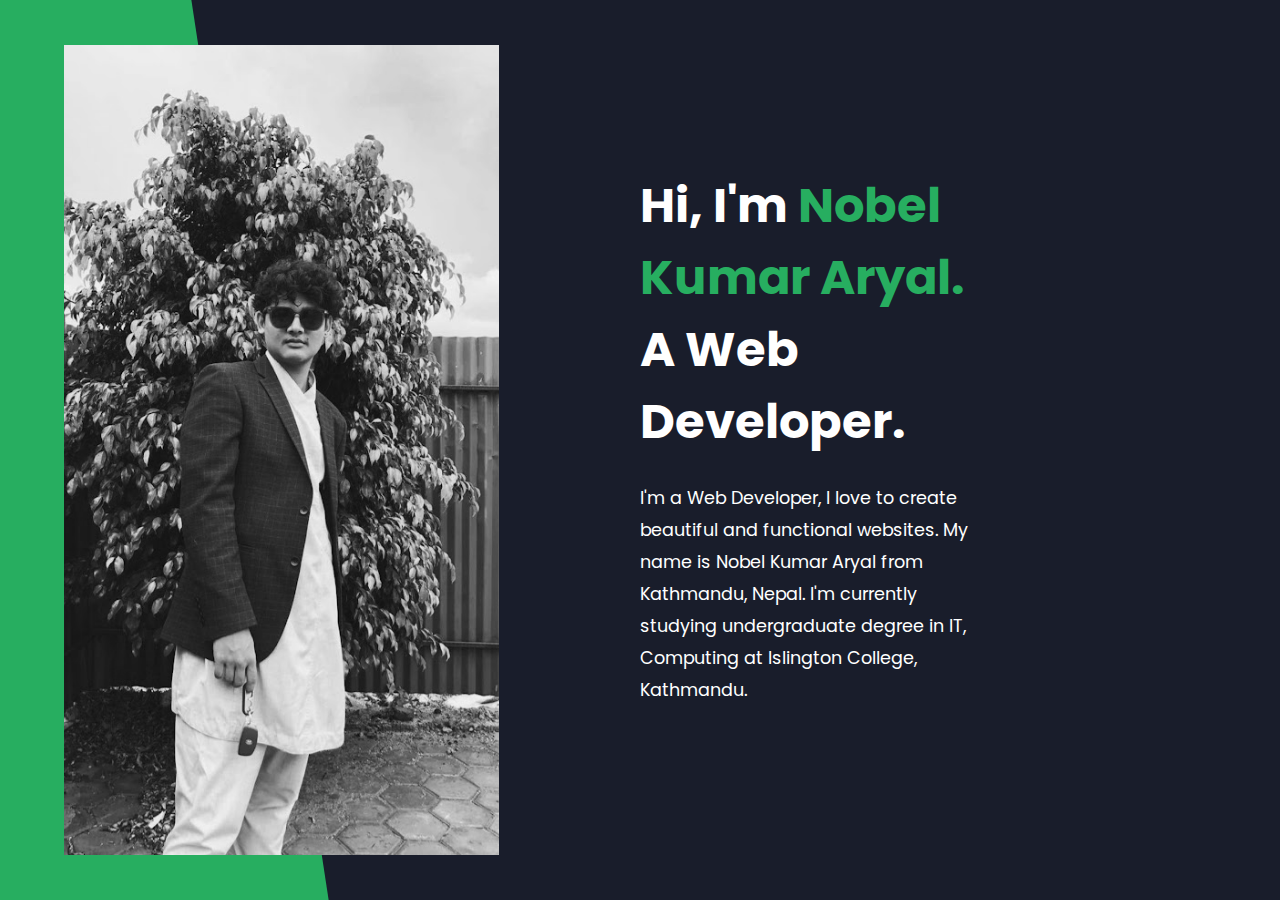
<file: Portfolio/JS_CSS_PortfolioProject-master copy/JS_CSS_PortfolioProject-master/index.html>
<!DOCTYPE html>
<html lang="en">
<head>
    <meta charset="UTF-8">
    <meta http-equiv="X-UA-Compatible" content="IE=edge">
    <meta name="viewport" content="width=device-width, initial-scale=1.0">
    <title>Portfolio</title>
    <link rel="stylesheet" href="styles/styles.css">
    <link rel="preconnect" href="https://fonts.googleapis.com">
    <link rel="preconnect" href="https://fonts.gstatic.com" crossorigin>
    <link rel="stylesheet" href="https://cdnjs.cloudflare.com/ajax/libs/font-awesome/5.15.4/css/all.min.css" integrity="sha512-1ycn6IcaQQ40/MKBW2W4Rhis/DbILU74C1vSrLJxCq57o941Ym01SwNsOMqvEBFlcgUa6xLiPY/NS5R+E6ztJQ==" crossorigin="anonymous" referrerpolicy="no-referrer" />
    <link href="https://fonts.googleapis.com/css2?family=Poppins:wght@400;500;600;700;800&display=swap" rel="stylesheet">
</head>
<body class="main-content">
    <header class="container header active" id="home">
        <div class="header-content">
            <div class="left-header">
                <div class="h-shape"></div>
                <div class="image">
                    <img src="nobel portfolio.JPG" alt="">
                </div>
            </div>
            <div class="right-header">
                <h1 class="name">
                    Hi, I'm <span>Nobel Kumar Aryal.</span>
                    A Web Developer.
                </h1>
                <p>
                    I'm a Web Developer, I love to create beautiful and functional websites.
                    My name is Nobel Kumar Aryal from Kathmandu, Nepal. I'm currently studying undergraduate degree in IT, Computing at Islington College, Kathmandu.
                </p>
            </div>
        </div>
    </header>
</body>
</html>
</file>
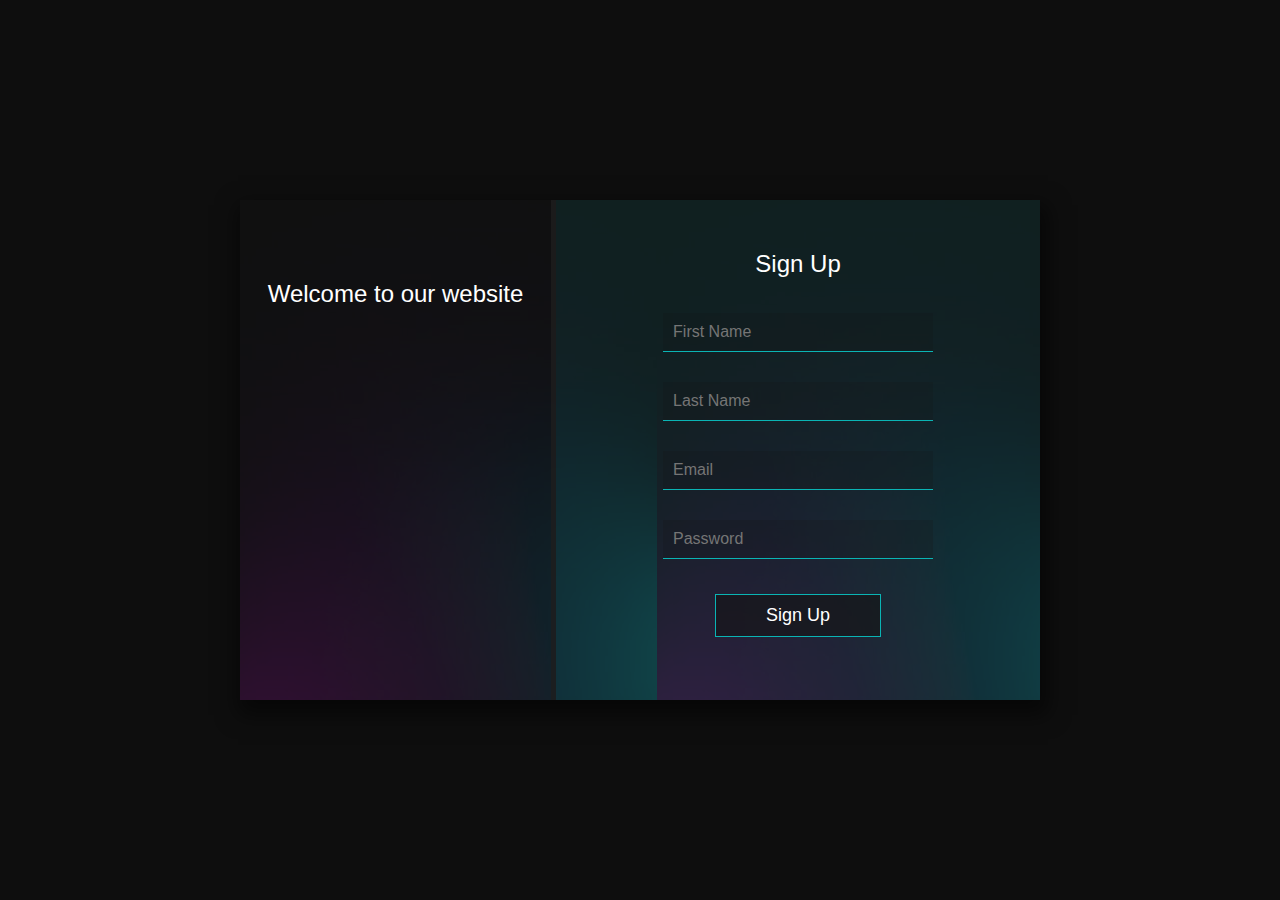
<file: Html/form.html>
<!DOCTYPE html>
<html lang="en">
<head>
    <meta charset="UTF-8">
    <meta name="viewport" content="width=device-width, initial-scale=1.0">
    <title>Document</title>
    <link rel="stylesheet" href="../CSS/form.css">
</head>
<body>

    <div class="signupSection">
        <div class="info">
          <h2>Welcome to our website</h2>
          <i class="icon ion-ios-ionic-outline" aria-hidden="true"></i>
        </div>
        <form class="signupForm" name="signupform" onsubmit="return validateform()">
          <h2>Sign Up</h2>
          <ul class="noBullet">
            <li>
              <label for="username"></label>
              <input type="text" class="inputFields" id="firstName" name="fname" placeholder="First Name" value=""/>
            </li>
            <li>
              <label for="username"></label>
              <input type="text" class="inputFields" id="lastName" name="lname" placeholder="Last Name" value=""/>
            </li>
            <li>
              <label for="email"></label>
              <input type="email" class="inputFields" id="email" name="email" placeholder="Email" value="" />
            </li>
            <li>
              <label for="password"></label>
              <input type="password" class="inputFields" id="password" name="password" placeholder="Password" value=""/>
            </li>
            <li id="center-btn">
                <input id="join-btn" type="submit" value="Sign Up">
            </li>
          </ul>
        </form>
      </div>

      <script src="../JavaScript/form.js"></script>
    
    
</body>
</html>
</file>
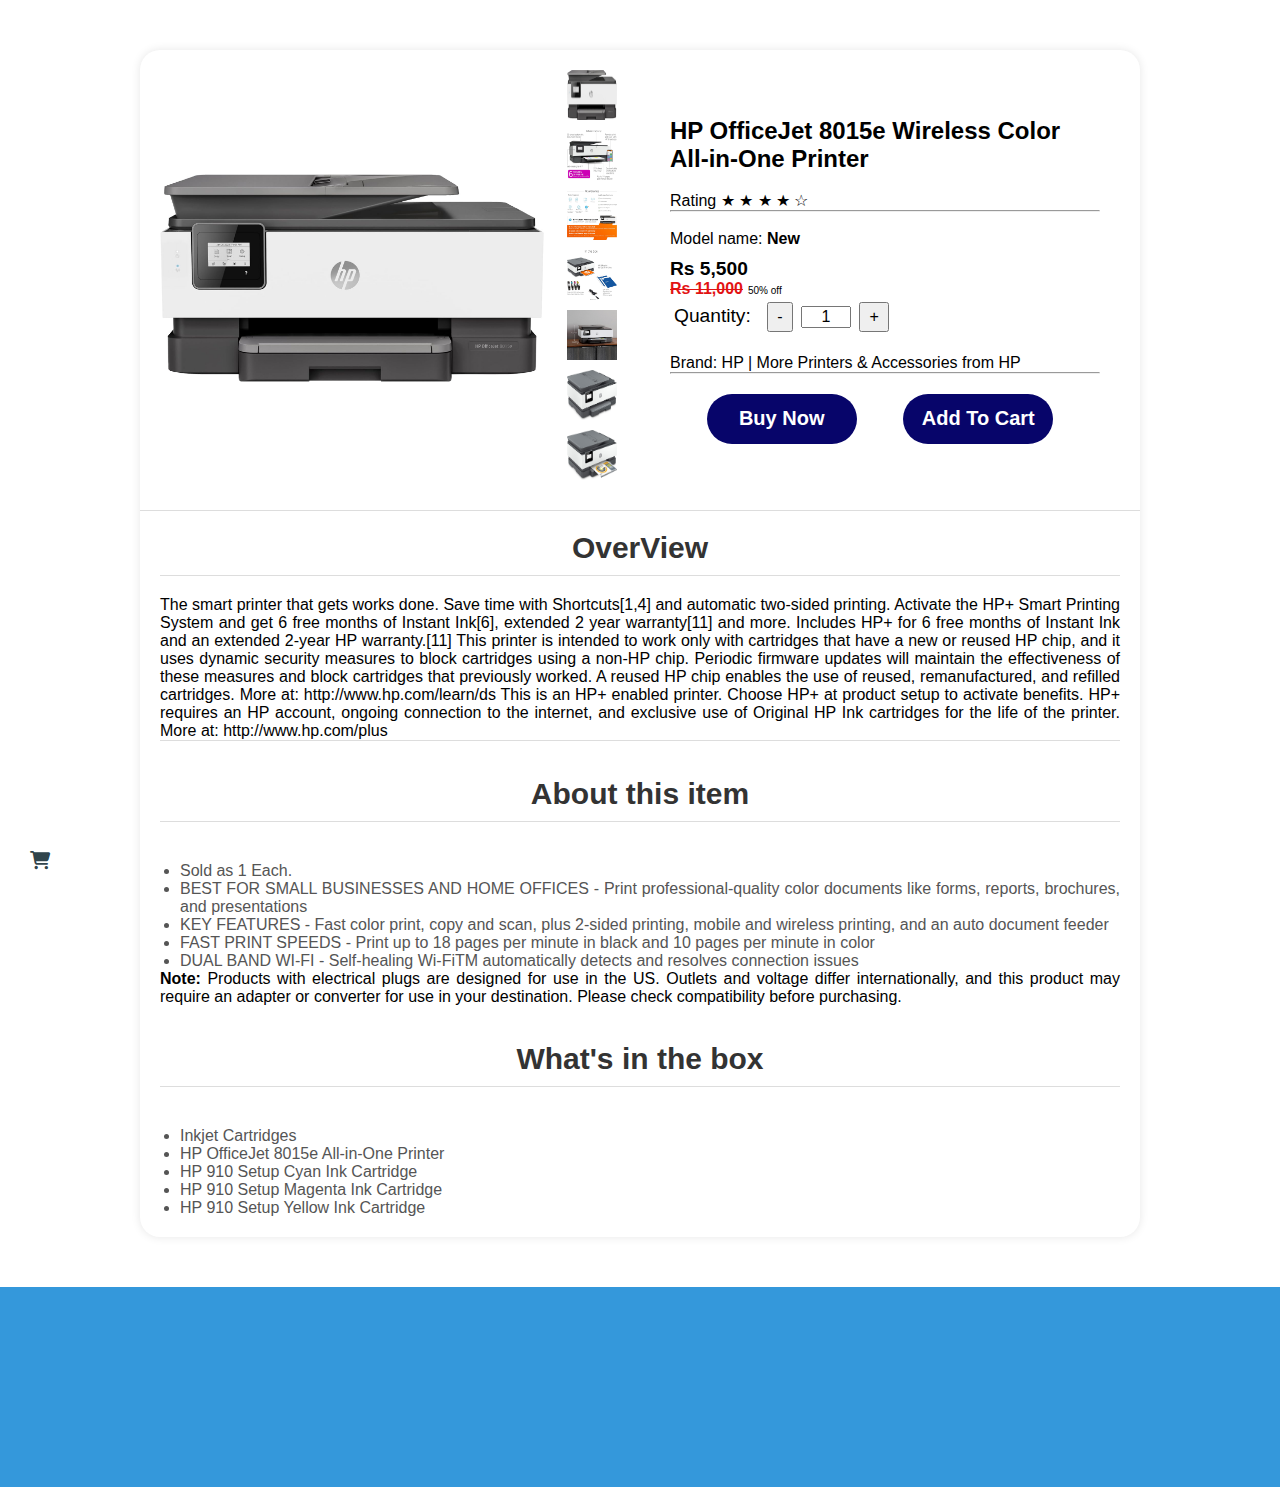
<file: Html/product_detail.html>
<!DOCTYPE html>
<html lang="en">
<head>
    <meta charset="UTF-8">
    <meta name="viewport" content="width=device-width, initial-scale=1.0">
    <title>Product Detail</title>
    <!-- This is for the external stylesheet of this page.  -->
    <link rel="stylesheet" href="../CSS/product_detail.css">
    <!-- This is the link of the font-awesome for the font.  -->
    <link rel="stylesheet" href="https://cdnjs.cloudflare.com/ajax/libs/font-awesome/6.5.1/css/all.min.css">
    <!-- This is internal css.  -->
    <style>
        /* Giving property to all h3 element. */
        h3 {
            text-align: center;
            font-size: 30px;
        }

        .footer {
            height: 200px;
            background-color: #3498db;
            color: #fff;
            text-align: center;
            padding-top: 50px;
        }

        
    </style>
</head>
<body>
    <!-- This is the main container of the page.  -->
    <div class="container">
        <!-- This is the font of the cart link from font-awesome.  -->
        <i class="fas fa-shopping-cart cart" onclick="cartMessage()"></i>
        <div class="cart-message" id="cartMessage">
            Product added to cart!
        </div>

        <!-- This is the product div for the product image and detail.  -->
        <div class="product">
            <div class="main-img"><img src="../images/printer1.jpg" alt="printer" id="mainImage"></div>
            <div class="small-img-container" id="smallImgContainer">
                <!-- Giving some javascript for toggle image or hover image. onmouseover is like hover when hover change occur in html according to the javascript. 
                This are small image when hover changes occur. -->
                <img class="small-img" src="../images/printer1.jpg" alt="Printer" onmouseover="changeMainImage('../images/printer1.jpg')">
                <img class="small-img" src="../images/printer2.jpg" alt="Printer" onmouseover="changeMainImage('../images/printer2.jpg')">
                <img class="small-img" src="../images/printer3.jpg" alt="Printer" onmouseover="changeMainImage('../images/printer3.jpg')">
                <img class="small-img" src="../images/printer4.jpg" alt="Printer" onmouseover="changeMainImage('../images/printer4.jpg')">
                <img class="small-img" src="../images/printer5.jpg" alt="Printer" onmouseover="changeMainImage('../images/printer5.jpg')">
                <img class="small-img" src="../images/printer6.jpg" alt="Printer" onmouseover="changeMainImage('../images/printer6.jpg')">
                <img class="small-img" src="../images/printer7.jpg" alt="Printer" onmouseover="changeMainImage('../images/printer7.jpg')">
            </div>

            <!-- In this div we give the detail like price, name and rate and also buy and cart option.  -->
            <div class="detail">
                <ul>
                    <li>
                        <h2 class="name">HP OfficeJet 8015e Wireless Color All-in-One Printer</h2>
                        <br>
                        <span>Rating &#9733; &#9733; &#9733; &#9733; &#9734;</span>
                        <hr>
                        <br>
                        <p>Model name: <b>New</b></p>
                        <h2 id="price">Rs 5,500</h2>
                        <div style="display: flex; align-items: baseline;">
                            <h4 class="fake-price" style="text-decoration: line-through; color: rgb(226, 19, 19);">Rs 11,000</h4>
                            <p style="font-size: 10px; margin-left: 5px;">50% off</p>
                        </div>

                        <!-- This is for the quantity which will calculate the price of based on the user order. -->
                        <div class="quantity">
                            <label class="quant" for="quantity">Quantity:</label>
                            <button class="add" onclick="update('decrease')">-</button>
                            <input class="write" type="text" id="quantity" value="1" readonly>
                            <button class="add" onclick="update('increase')">+</button>
                        </div>
                    </li>
                    <br>
                    <li class="brand">Brand: HP | More Printers & Accessories from HP</li>
                    <hr>
                </ul>

                <!-- This is for the buy button and cart button of the page.  -->
                <div class="buy-button">
                    <button class="buy" onclick="out_StockMessage()"><h2>Buy Now</h2></button>
                    <button class="cart-button" onclick="addCart()"><h2>Add To Cart</h2></button>
                </div>
            </div>
        </div>


        <!-- In this section is all about the detail of the product like detail and description.  -->
        <div class="second">
            
            <h3>OverView</h3>
            <p style="border-bottom: 1px solid #ddd;">The smart printer that gets works done. Save time with Shortcuts[1,4] and automatic two-sided printing. Activate the HP+ Smart   Printing System and get 6 free months of Instant Ink[6], extended 2 year warranty[11] and more.
                Includes HP+ for 6 free months of Instant Ink and an extended 2-year HP warranty.[11]
                This printer is intended to work only with cartridges that have a new or reused HP chip, and it uses dynamic security measures to block cartridges using a non-HP chip. Periodic firmware updates will maintain the effectiveness of these measures and block cartridges that previously worked. A reused HP chip enables the use of reused, remanufactured, and refilled cartridges. More at:
                http://www.hp.com/learn/ds
                This is an HP+ enabled printer. Choose HP+ at product setup to activate benefits. HP+ requires an HP account, ongoing connection to the internet, and exclusive use of Original HP Ink cartridges for the life of the printer. More at:
                http://www.hp.com/plus</p>
                <br>
              
                <br>
            <h3>About this item</h3>    
            <ul style="padding: 20px 0px 0px 20px ;">
                <li>Sold as 1 Each.</li>
                <li>BEST FOR SMALL BUSINESSES AND HOME OFFICES - Print professional-quality color documents like forms, reports, brochures, and presentations</li>
                <li>KEY FEATURES - Fast color print, copy and scan, plus 2-sided printing, mobile and wireless printing, and an auto document feeder</li>
                <li>FAST PRINT SPEEDS - Print up to 18 pages per minute in black and 10 pages per minute in color</li>
                <li>DUAL BAND WI-FI - Self-healing Wi-FiTM automatically detects and resolves connection issues</li>
            </ul>
            <p><b>Note: </b>Products with electrical plugs are designed for use in the US. Outlets and voltage differ internationally, and this product may require an adapter or converter for use in your destination. Please check compatibility before purchasing.</p>
            <br><br>
            <h3>What's in the box</h3>
            <ul style="padding: 20px 0px 0px 20px ;">
                <li>Inkjet Cartridges</li>
                <li>HP OfficeJet 8015e All-in-One Printer</li>
                <li>HP 910 Setup Cyan Ink Cartridge</li>
                <li>HP 910 Setup Magenta Ink Cartridge</li>
                <li>HP 910 Setup Yellow Ink Cartridge</li>
            </ul>
        </div>
    </div>

    <div class="footer">

    </div>


    <!-- This is the external javascript link.  -->
    <script src="../JavaScript/product_detail.js"></script>
    <!-- This is the inline javascript link.  -->
    <script>
        
        // This part is for the toggle image for the small image to big image. 
        function showMoreImages() {
            const smallImgContainer = document.getElementById('smallImgContainer');
            const showMoreButton = document.querySelector('.show-more');

            // This part of the code do if there is class show-all then it removes it. 
            if (smallImgContainer.classList.contains('show-all')) {
                smallImgContainer.classList.remove('show-all');
                showMoreButton.innerText = 'Show More';
            } else {
                smallImgContainer.classList.add('show-all');
                showMoreButton.innerText = 'Show Less';
            }
        }
    </script>
</body>
</html>
</file>
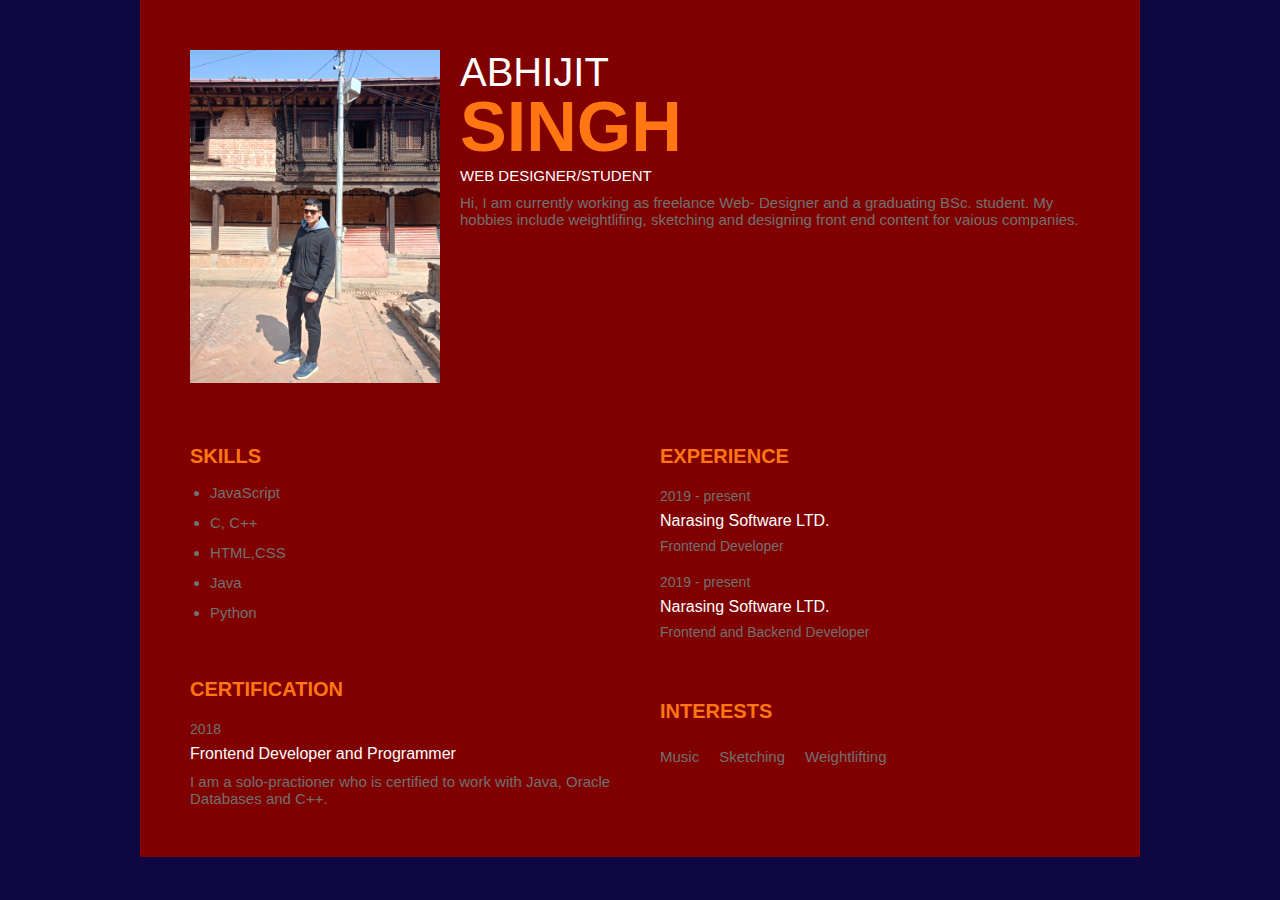
<file: Portfolio/abhijit/cv.html>
<!DOCTYPE html>
<html>
    <head>
        <meta name="viewport" content="width=device-width, initial-scale=1.0">
        <title>Curriculum Vitae</title>
        <link rel="stylesheet" type="text/css" href="abhijitcvCSS.css">
        
    </head>
    <body>
        <div class="container">
            <div class="profile">
              <div class="profile_container">
                <div class="profile_profileImg">
                  <img src="/images/abhijeet.png" alt="Abhijit Singh">
                </div>
                <div>
                  <h1 class="profile_name">
                    <span class="profile_name_firstName">Abhijit</span>
                    <span class="profile_name_lastName">Singh</span>
                  </h1>
                  <p class="profile_title">Web Designer/Student</p>
                  <p class="description profile_description">
                   Hi, I am currently working as freelance Web- Designer
                   and a graduating BSc. student. My hobbies include weightlifing,
                   sketching and designing front end content for vaious companies.
                  </p>
                </div>
              </div>
            </div>
            <div class="group-1">
              <div class="skills">
                <h3 class="title">Skills</h3>
                <ul class="skills_list description">
                  <li>JavaScript</li>
                  <li>C, C++</li>
                  <li>HTML,CSS</li>
                  <li>Java</li>
                  <li>Python</li>
                </ul>
              </div>
              
        
              <div class="certification">
                <h3 class="title">certification</h3>
                <div class="certification_item">
                  <p class="item_preTitle">2018</p>
                  <h4 class="item_title">Frontend Developer and Programmer</h4>
                  <p class="description">
                   I am a solo-practioner who is certified to work with Java, Oracle Databases
                   and C++.
                  </p>
                </div>
              </div>
            </div>
            <div class="group-2">
              <div class="exp">
                <h3 class="title">Experience</h3>
                <div class="exp_item">
                  <p class="item_preTitle">2019 - present</p>
                  <h4 class="item_title">Narasing Software LTD.</h4>
                  <p class="item_subtitle">Frontend Developer</p>
                  <p class=" description">
                 
                  </p>
                </div>
                <div class="exp_item">
                  <p class="item_preTitle">2019 - present</p>
                  <h4 class="item_title">Narasing Software LTD.</h4>
                  <p class="item_subtitle">Frontend and Backend Developer</p>
                  <p class="description">
                
                  </p>
                </div>
              </div>
            
        
              <div class="interest">
                <h3 class="title">Interests</h3>
                <div class="interest_items">
                  <div class="interest_item">
                    <i data-feather="music"></i>
                    <span>Music</span>
                  </div>
                  <div class="interest_item">
                    <i data-feather="book"></i>
                    <span>Sketching</span>
                  </div>
                  <div class="interest_item">
                    <i data-feather="map"></i>
                    <span>Weightlifting</span>
                  </div>
                </div>
                
               
                
            
    </body>
</html>
</file>
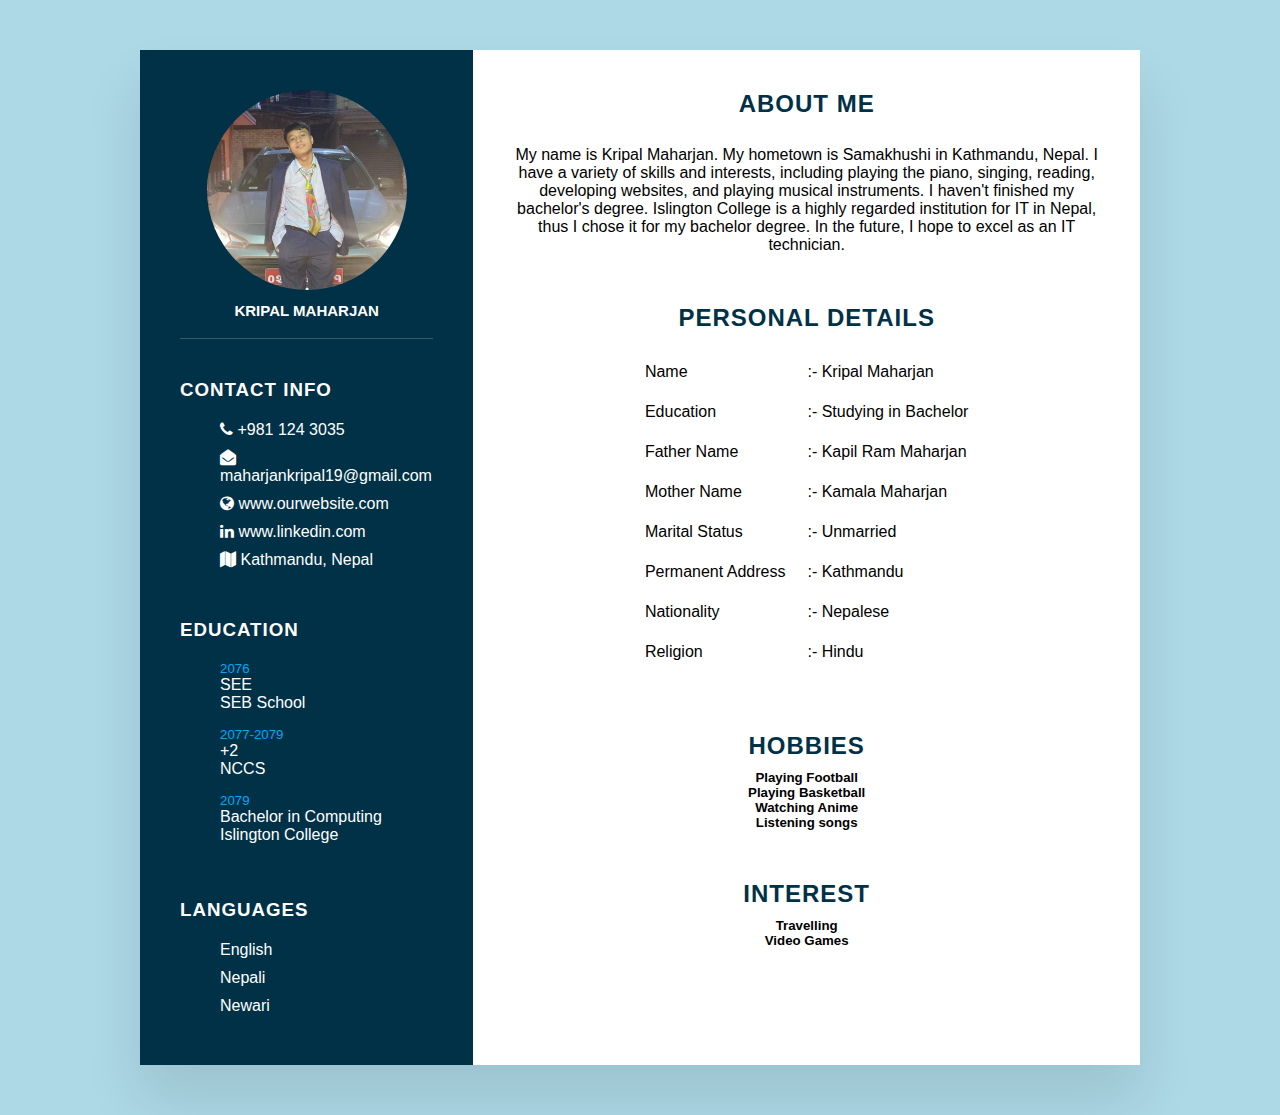
<file: Portfolio/Kripal Portfolio/krpialCV.html>
<!DOCTYPE html>
<html>
    <head>
        <meta name="viewport" content="width=device-width, initial-scale=1.0">
        <title>CV</title>
        <link rel="stylesheet" href="https://cdnjs.cloudflare.com/ajax/libs/font-awesome/4.7.0/css/font-awesome.css" integrity="sha512-5A8nwdMOWrSz20fDsjczgUidUBR8liPYU+WymTZP1lmY9G6Oc7HlZv156XqnsgNUzTyMefFTcsFH/tnJE/+xBg==" crossorigin="anonymous" referrerpolicy="no-referrer" />
        <link rel="stylesheet" type="text/css" href="cvStyle.css">
        
    </head>
    <body>
        <div class="container">          
            <div class="left_side">
                <div class="profileText">
                    <div class="image">
                        <img src="kripal.jpg">
                    </div>
                
                    <h2>Kripal Maharjan<br><span>Student</span></h2>
                </div>

                    <div class="contactInfo">
                        <h3 class="title">Contact Info</h3>
                            <ul>
                                <li>
                                    <span class="icon"><i class="fa fa-phone" aria-hidden="true"></i></span>
                                    <span class="text">+981 124 3035</span>
                                </li>
                                <li>
                                    <span class="icon"><i class="fa fa-envelope-open" aria-hidden="true"></i></span>
                                    <span class="text">maharjankripal19@gmail.com</span>
                                </li>
                                <li>
                                    <span class="icon"><i class="fa fa-globe" aria-hidden="true"></i></span>
                                    <span class="text">www.ourwebsite.com</span>
                                </li>
                                <li>
                                    <span class="icon"><i class="fa fa-linkedin" aria-hidden="true"></i></span>
                                    <span class="text">www.linkedin.com</span>
                                </li>
                                <li>
                                    <span class="icon"><i class="fa fa-map" aria-hidden="true"></i></span>
                                    <span class="text">Kathmandu, Nepal</span>
                                </li>
                            </ul>
                        </div>
                        
                    <div class="contactInfo education">
                        <h3 class="title">Education</h3>
                            <ul>
                                <li>
                                    <h5>2076</h5>
                                    <h4>SEE</h4>
                                    <h4>SEB School</h4>
                                </li>
                                <li>
                                    <h5>2077-2079</h5>
                                    <h4>+2</h4>
                                    <h4>NCCS</h4>
                                </li>
                                <li>
                                    <h5>2079</h5>
                                    <h4>Bachelor in Computing</h4>
                                    <h4>Islington College</h4>
                                </li>
                            </ul>
                        </div>

                        <div class="contactInfo language">
                            <h3 class="title">Languages</h3>
                                <ul>
                                    <li>
                                        <span class="text">English</span>
                                        
                                    </li>
                                    <li>
                                        <span class="text">Nepali</span>
                                        
                                    </li>
                                    <li>
                                        <span class="text">Newari</span>
                                        
                                    </li>
                                </ul>
                        </div>


            </div>
            
            <div class="right_side">
                <div class="about" align="center">
                    <h2 class="title2">About Me</h2><br>
                    <p>My name is Kripal Maharjan. My hometown is Samakhushi in Kathmandu, Nepal. I have a variety of skills and interests, including playing the piano, singing, reading, developing websites, and playing musical instruments. I haven't finished my bachelor's degree. Islington College is a highly regarded institution for IT in Nepal, thus I chose it for my bachelor degree. In the future, I hope to excel as an IT technician.</p>
                </div>
                <div class="about" align="center">
                    <h2 class="title2">Personal details</h2>
                    <table cellspacing="20px">
                        <tr>
                            <td>Name</td>
                            <td> :- Kripal Maharjan</td>
                        </tr>
                        <tr>
                            <td>Education</td>
                            <td> :- Studying in Bachelor</td>
                        </tr>
                        <tr>
                            <td>Father Name</td>
                            <td> :- Kapil Ram Maharjan </td>
                        </tr>
                        <tr>
                            <td>Mother Name</td>
                            <td> :- Kamala Maharjan </td>
                        </tr>
                        <tr>
                            <td>Marital Status</td>
                            <td> :- Unmarried</td>
                        </tr>
                        <tr>
                            <td>Permanent Address</td>
                            <td> :- Kathmandu</td>
                        </tr>
                        <tr>
                            <td>Nationality</td>
                            <td> :- Nepalese</td>
                        </tr>
                        <tr>
                            <td>Religion</td>
                            <td> :- Hindu</td>
                        </tr>
                    </table>
                </div>
                <div class="about" align="center">
                    <h2 class="title2">Hobbies</h2>

                        <h5>Playing Football</h5>
                        <h5>Playing Basketball</h5>
                        <h5>Watching Anime</h5>
                        <h5>Listening songs</h5>
                </div>
                <div class="about" align="center">
                    <h2 class="title2">Interest</h2>
                        
                        <h5>Travelling</h5>
                        <h5>Video Games</h5>

            </div>
        </div>
    </body>
</html>
</file>
<file: Portfolio/JS_CSS_PortfolioProject-master copy/JS_CSS_PortfolioProject-master/styles/styles.css>
* {
  margin: 0;
  padding: 0;
  box-sizing: border-box;
  list-style: none;
}

:root {
  --color-primary: #191d2b;
  --color-secondary: #27AE60;
  --color-white: #FFFFFF;
  --color-black: #000;
  --color-grey0: #f8f8f8;
  --color-grey-1: #dbe1e8;
  --color-grey-2: #b2becd;
  --color-grey-3: #6c7983;
  --color-grey-4: #454e56;
  --color-grey-5: #2a2e35;
  --color-grey-6: #12181b;
  --br-sm-2: 14px;
  --box-shadow-1: 0 3px 15px rgba(0,0,0,.3);
}

.light-mode {
  --color-primary: #FFFFFF;
  --color-secondary: #F56692;
  --color-white: #454e56;
  --color-black: #000;
  --color-grey0: #f8f8f8;
  --color-grey-1: #6c7983;
  --color-grey-2: #6c7983;
  --color-grey-3: #6c7983;
  --color-grey-4: #454e56;
  --color-grey-5: #f8f8f8;
  --color-grey-6: #12181b;
}

body {
  background-color: var(--color-primary);
  font-family: "Poppins", sans-serif;
  font-size: 1.1rem;
  color: var(--color-white);
  transition: all 0.4s ease-in-out;
}

a {
  display: inline-block;
  text-decoration: none;
  color: inherit;
  font-family: inherit;
}

header {
  min-height: 100vh;
  color: var(--color-white);
  overflow: hidden;
  padding: 0 !important;
}

section {
  min-height: 100vh;
  width: 100%;
  position: absolute;
  left: 0;
  top: 0;
  padding: 3rem 18rem;
}

.container {
  display: none;
  transform: translateY(-100%) scale(0);
  transition: all 0.4s ease-in-out;
  background-color: var(--color-primary);
}

.active {
  display: block;
  animation: appear 1s ease-in-out;
  transform: translateY(0) scaleY(1);
}
@keyframes appear {
  0% {
    transform: translateY(-100%) scaleY(0);
  }
  100% {
    transform: translateY(0) scaleY(1);
  }
}

.controls {
  position: fixed;
  z-index: 10;
  top: 50%;
  right: 3%;
  display: flex;
  flex-direction: column;
  align-items: center;
  justify-content: center;
  transform: translateY(-50%);
}
.controls .control {
  padding: 1rem;
  cursor: pointer;
  background-color: var(--color-grey-4);
  width: 55px;
  height: 55px;
  border-radius: 50%;
  display: flex;
  justify-content: center;
  align-items: center;
  margin: 0.7rem 0;
  box-shadow: var(--box-shadow-1);
}
.controls .control i {
  font-size: 1.2rem;
  color: var(--color-grey-2);
  pointer-events: none;
}
.controls .active-btn {
  background-color: var(--color-secondary);
  transition: all 0.4s ease-in-out;
}
.controls .active-btn i {
  color: var(--color-white);
}

.theme-btn {
  top: 5%;
  right: 3%;
  width: 70px;
  height: 70px;
  border-radius: 50%;
  background-color: var(--color-grey-4);
  cursor: pointer;
  position: fixed;
  display: flex;
  justify-content: center;
  align-items: center;
  box-shadow: 0 3px 15px rgba(0, 0, 0, 0.3);
  transition: all 0.1s ease-in-out;
}
.theme-btn:active {
  transform: translateY(-3px);
}
.theme-btn i {
  font-size: 1.4rem;
  color: var(--color-grey-2);
  pointer-events: none;
}

/*Header-content*/
.header-content {
  display: grid;
  grid-template-columns: repeat(2, 1fr);
  min-height: 100vh;
}
.header-content .left-header {
  display: flex;
  align-items: center;
  position: relative;
}
.header-content .left-header .h-shape {
  transition: all 0.4s ease-in-out;
  width: 65%;
  height: 100%;
  background-color: var(--color-secondary);
  position: absolute;
  left: 0;
  top: 0;
  z-index: -1;
  clip-path: polygon(0 0, 46% 0, 79% 100%, 0% 100%);
}
.header-content .left-header .image {
  border-radius: var(--br-sm-2);
  height: 90%;
  width: 68%;
  margin-left: 4rem;
  background-color: var(--color-black);
  transition: all 0.4s ease-in-out;
}
.header-content .left-header .image img {
  width: 100%;
  height: 100%;
  object-fit: cover;
  transition: all 0.4s ease-in-out;
  filter: grayscale(100%);
}
.header-content .left-header .image img:hover {
  filter: grayscale(0);
}
.header-content .right-header {
  display: flex;
  flex-direction: column;
  justify-content: center;
  padding-right: 18rem;
}
.header-content .right-header .name {
  font-size: 3rem;
}
.header-content .right-header .name span {
  color: var(--color-secondary);
}
.header-content .right-header p {
  margin: 1.5rem 0;
  line-height: 2rem;
}

/*About*/
.about-container {
  display: grid;
  grid-template-columns: repeat(2, 1fr);
  padding-top: 3.5rem;
  padding-bottom: 5rem;
}
.about-container .right-about {
  display: grid;
  grid-template-columns: repeat(2, 1fr);
  grid-gap: 2rem;
}
.about-container .right-about .about-item {
  border: 1px solid var(--color-grey-5);
  border-radius: 5px;
  transition: all 0.4s ease-in-out;
  box-shadow: 1px 2px 15px rgba(0, 0, 0, 0.1);
}
.about-container .right-about .about-item:hover {
  cursor: default;
  transform: translateY(-5px);
  border: 1px solid var(--color-secondary);
  box-shadow: 1px 4px 15px rgba(0, 0, 0, 0.32);
}
.about-container .right-about .about-item .abt-text {
  padding: 1.5rem;
  display: flex;
  flex-direction: column;
}
.about-container .right-about .about-item .abt-text .large-text {
  font-size: 3rem;
  font-weight: 700;
  color: var(--color-secondary);
}
.about-container .right-about .about-item .abt-text .small-text {
  padding-left: 3rem;
  position: relative;
  text-transform: uppercase;
  font-size: 1.2rem;
  color: var(--color-grey-1);
  letter-spacing: 2px;
}
.about-container .right-about .about-item .abt-text .small-text::before {
  content: "";
  position: absolute;
  left: 0;
  top: 15px;
  width: 2rem;
  height: 2px;
  background-color: var(--color-grey-5);
}
.about-container .left-about {
  padding-right: 5rem;
}
.about-container .left-about p {
  line-height: 2rem;
  padding: 1rem;
  color: var(--color-grey-1);
}
.about-container .left-about h4 {
  font-size: 2rem;
  text-transform: uppercase;
}

.about-stats {
  padding-bottom: 4rem;
}
.about-stats .progress-bars {
  display: grid;
  grid-template-columns: repeat(2, 1fr);
  grid-gap: 2rem;
}
.about-stats .progress-bars .progress-bar {
  display: flex;
  flex-direction: column;
}
.about-stats .progress-bars .progress-bar .prog-title {
  text-transform: uppercase;
  font-weight: 500;
}
.about-stats .progress-bars .progress-bar .progress-con {
  display: flex;
  align-items: center;
}
.about-stats .progress-bars .progress-bar .progress-con .prog-text {
  color: var(--color-grey-2);
}
.about-stats .progress-bars .progress-bar .progress-con .progress {
  width: 100%;
  height: 0.45rem;
  background-color: var(--color-grey-4);
  margin-left: 1rem;
  position: relative;
}
.about-stats .progress-bars .progress-bar .progress-con .progress span {
  position: absolute;
  top: 0;
  left: 0;
  height: 100%;
  background-color: var(--color-secondary);
  transition: all 0.4s ease-in-out;
  width: 60%;
}
.about-stats .progress-bars .progress-bar .progress-con .progress .html {
  width: 80%;
}
.about-stats .progress-bars .progress-bar .progress-con .progress .css {
  width: 95%;
}
.about-stats .progress-bars .progress-bar .progress-con .progress .js {
  width: 75%;
}
.about-stats .progress-bars .progress-bar .progress-con .progress .react {
  width: 60%;
}
.about-stats .progress-bars .progress-bar .progress-con .progress .node {
  width: 87%;
}
.about-stats .progress-bars .progress-bar .progress-con .progress .python {
  width: 70%;
}

.stat-title {
  text-transform: uppercase;
  font-size: 1.4rem;
  text-align: center;
  padding: 3.5rem 0;
  position: relative;
}
.stat-title::before {
  content: "";
  position: absolute;
  left: 50%;
  top: 0;
  width: 40%;
  height: 1px;
  background-color: var(--color-grey-5);
  transform: translateX(-50%);
}

/*Timeline*/
.timeline {
  display: grid;
  grid-template-columns: repeat(2, 1fr);
  grid-gap: 2rem;
  padding-bottom: 3rem;
}
.timeline .timeline-item {
  position: relative;
  padding-left: 3rem;
  border-left: 1px solid var(--color-grey-5);
}
.timeline .timeline-item .tl-icon {
  position: absolute;
  left: -27px;
  top: 0;
  background-color: var(--color-secondary);
  width: 50px;
  height: 50px;
  border-radius: 50%;
  display: flex;
  align-items: center;
  justify-content: center;
}
.timeline .timeline-item .tl-icon i {
  font-size: 1.3rem;
}
.timeline .timeline-item .tl-duration {
  padding: 0.2rem 0.6rem;
  background-color: var(--color-grey-5);
  border-radius: 15px;
  display: inline-block;
  font-size: 0.8rem;
  text-transform: uppercase;
  font-weight: 500;
}
.timeline .timeline-item h5 {
  padding: 1rem 0;
  text-transform: uppercase;
  font-size: 1.3rem;
  font-weight: 600;
}
.timeline .timeline-item h5 span {
  color: var(--color-grey-2);
  font-weight: 500;
  font-size: 1.2rem;
}
.timeline .timeline-item p {
  color: var(--color-grey-2);
}

.port-text {
  padding: 2rem 0;
  text-align: center;
}

.portfolios {
  display: grid;
  grid-template-columns: repeat(3, 1fr);
  grid-gap: 2rem;
  margin-top: 3rem;
}
.portfolios .portfolio-item {
  position: relative;
  border-radius: 15px;
}
.portfolios .portfolio-item img {
  width: 100%;
  height: 300px;
  object-fit: cover;
  border-radius: 15px;
}
.portfolios .portfolio-item .hover-items {
  width: 100%;
  height: 100%;
  background-color: var(--color-secondary);
  position: absolute;
  left: 0;
  top: 0;
  border-radius: 15px;
  display: flex;
  justify-content: center;
  align-items: center;
  flex-direction: column;
  opacity: 0;
  transform: scale(0);
  transition: all 0.4s ease-in-out;
}
.portfolios .portfolio-item .hover-items h3 {
  font-size: 1.5rem;
  color: var(--color-white);
  margin-bottom: 1.5rem;
}
.portfolios .portfolio-item .hover-items .icons {
  display: flex;
  justify-content: center;
  align-items: center;
}
.portfolios .portfolio-item .hover-items .icons .icon {
  background-color: var(--color-primary);
  border-radius: 50%;
  width: 50px;
  height: 50px;
  display: flex;
  align-items: center;
  justify-content: center;
  margin: 0 1rem;
  cursor: pointer;
  transition: all 0.4s ease-in-out;
}
.portfolios .portfolio-item .hover-items .icons .icon i {
  font-size: 1.5rem;
  color: var(--color-white);
  margin: 0 1rem;
}
.portfolios .portfolio-item .hover-items .icons .icon:hover {
  background-color: var(--color-white);
}
.portfolios .portfolio-item .hover-items .icons .icon:hover i {
  color: var(--color-primary);
}

.portfolio-item:hover .hover-items {
  opacity: 1;
  transform: scale(1);
}

.blogs {
  display: grid;
  grid-template-columns: repeat(3, 1fr);
  grid-gap: 2rem;
  margin-top: 3rem;
}
.blogs .blog {
  position: relative;
  background-color: var(--color-grey-5);
  border-radius: 5px;
  box-shadow: 1px 1px 20px rgba(0, 0, 0, 0.1);
  transition: all 0.4s ease-in-out;
}
.blogs .blog:hover {
  box-shadow: 1px 1px 20px rgba(0, 0, 0, 0.3);
  transform: translateY(-5px);
  transition: all 0.4s ease-in-out;
}
.blogs .blog:hover img {
  filter: grayscale(0);
  transform: scale(1.1);
  box-shadow: 0px 4px 15px rgba(0, 0, 0, 0.8);
}
.blogs .blog img {
  width: 100%;
  height: 300px;
  object-fit: cover;
  border-top-left-radius: 5px;
  border-top-right-radius: 5px;
  filter: grayscale(100%);
  transition: all 0.4s ease-in-out;
}
.blogs .blog .blog-text {
  margin-top: -7px;
  padding: 1.1rem;
  border-top: 8px solid var(--color-secondary);
}
.blogs .blog .blog-text h4 {
  font-size: 1.5rem;
  margin-bottom: 0.7rem;
  transition: all 0.4s ease-in-out;
  cursor: pointer;
}
.blogs .blog .blog-text h4:hover {
  color: var(--color-secondary);
}
.blogs .blog .blog-text p {
  color: var(--color-grey-2);
  line-height: 2rem;
  padding-bottom: 1rem;
}

.contact-content-con {
  display: flex;
  padding-top: 3.5rem;
}
.contact-content-con .left-contact {
  flex: 2;
}
.contact-content-con .left-contact h4 {
  margin-top: 1rem;
  font-size: 2rem;
  text-transform: uppercase;
}
.contact-content-con .left-contact p {
  margin: 1rem 0;
  line-height: 2rem;
}
.contact-content-con .left-contact .contact-info .contact-item {
  display: flex;
  align-items: center;
  justify-content: space-between;
}
.contact-content-con .left-contact .contact-info .contact-item p {
  margin: 0.3rem 0 !important;
  padding: 0 !important;
}
.contact-content-con .left-contact .contact-info .contact-item .icon {
  display: grid;
  grid-template-columns: 40px 1fr;
}
.contact-content-con .left-contact .contact-info .contact-item .icon i {
  display: flex;
  align-items: center;
  font-size: 1.3rem;
}
.contact-content-con .left-contact .contact-icon {
  display: flex;
  margin-top: 2rem;
}
.contact-content-con .left-contact .contact-icon a {
  display: flex;
  align-items: center;
  color: var(--color-white);
  background-color: var(--color-grey-5);
  cursor: pointer;
  justify-content: center;
  width: 50px;
  height: 50px;
  border-radius: 50%;
  margin: 0 0.4rem;
  transition: all 0.4s ease-in-out;
}
.contact-content-con .left-contact .contact-icon a:hover {
  background-color: var(--color-secondary);
}
.contact-content-con .left-contact .contact-icon a:hover i {
  color: var(--color-primary);
}
.contact-content-con .left-contact .contact-icon a i {
  display: flex;
  align-items: center;
  justify-content: center;
  font-size: 1.3rem;
}
.contact-content-con .right-contact {
  flex: 3;
  margin-left: 3rem;
}
.contact-content-con .right-contact .input-control {
  margin: 1.5rem 0;
}
.contact-content-con .right-contact .input-control input, .contact-content-con .right-contact .input-control textarea {
  border-radius: 30px;
  font-weight: inherit;
  font-size: inherit;
  font-family: inherit;
  padding: 0.8rem 1.1rem;
  outline: none;
  border: none;
  background-color: var(--color-grey-5);
  width: 100%;
  color: var(--color-white);
  resize: none;
}
.contact-content-con .right-contact .i-c-2 {
  display: flex;
}
.contact-content-con .right-contact .i-c-2 :last-child {
  margin-left: 1.5rem;
}
.contact-content-con .right-contact .submit-btn {
  display: flex;
  justify-content: flex-start;
}

/*Independed components*/
.btn-con {
  display: flex;
  align-self: flex-start;
}

.main-btn {
  border-radius: 30px;
  color: inherit;
  font-weight: 600;
  position: relative;
  border: 1px solid var(--color-secondary);
  display: flex;
  align-self: flex-start;
  align-items: center;
  overflow: hidden;
}
.main-btn .btn-text {
  padding: 0 2rem;
}
.main-btn .btn-icon {
  background-color: var(--color-secondary);
  display: flex;
  align-items: center;
  justify-content: center;
  border-radius: 50%;
  padding: 1rem;
}
.main-btn::before {
  content: "";
  position: absolute;
  top: 0;
  right: 0;
  transform: translateX(100%);
  transition: all 0.4s ease-out;
  z-index: -1;
}
.main-btn:hover {
  transition: all 0.4s ease-out;
}
.main-btn:hover::before {
  width: 100%;
  height: 100%;
  background-color: var(--color-secondary);
  transform: translateX(0);
  transition: all 0.4s ease-out;
}

.main-title {
  text-align: center;
}
.main-title h2 {
  position: relative;
  text-transform: uppercase;
  font-size: 4rem;
  font-weight: 700;
}
.main-title h2 span {
  color: var(--color-secondary);
}
.main-title h2 .bg-text {
  position: absolute;
  top: 50%;
  left: 50%;
  color: var(--color-grey-5);
  transition: all 0.4s ease-in-out;
  z-index: -1;
  transform: translate(-50%, -50%);
  font-weight: 800;
  font-size: 6.3rem;
}

.about-container .left-about p {
  padding-left: 0;
}

@media screen and (max-width: 600px) {
  header {
    padding: 0 !important;
  }

  .theme-btn {
    width: 50px;
    height: 50px;
  }

  .header-content {
    grid-template-columns: repeat(1, 1fr);
    padding-bottom: 6rem;
  }

  .left-header .h-shape {
    display: none;
  }

  .right-header {
    grid-row: 1;
    padding-right: 0rem !important;
    width: 90%;
    margin: 0 auto;
  }
  .right-header .name {
    font-size: 2.5rem !important;
    text-align: center;
    padding-top: 3rem;
  }

  .header-content .left-header .image {
    margin: 0 auto;
    width: 90%;
  }

  .controls {
    top: auto;
    bottom: 0;
    flex-direction: row;
    justify-content: center;
    left: 50%;
    transform: translateX(-50%);
    width: 100%;
    background-color: var(--color-grey-5);
  }
  .controls .control {
    margin: 1rem 0.3rem;
  }

  .about-container {
    grid-template-columns: repeat(1, 1fr);
  }
  .about-container .right-about {
    grid-template-columns: repeat(1, 1fr);
    padding-top: 2.5rem;
  }
  .about-container .left-about {
    padding-right: 0;
  }
  .about-container .left-about p {
    padding-left: 0;
  }

  .timeline {
    grid-template-columns: repeat(1, 1fr);
    padding-bottom: 6rem;
  }

  .container {
    padding: 2rem 2.5rem !important;
  }

  .about-stats .progress-bars {
    grid-template-columns: repeat(1, 1fr);
  }

  .portfolios {
    grid-template-columns: repeat(1, 1fr);
    padding-bottom: 6rem;
    margin-top: 1rem;
  }

  .blogs {
    grid-template-columns: repeat(1, 1fr);
    padding-bottom: 6rem;
  }

  .contact-content-con {
    flex-direction: column;
  }
  .contact-content-con .right-contact {
    margin-left: 0;
    margin-top: 2.5rem;
  }

  .contact-content-con .right-contact .i-c-2 {
    flex-direction: column;
  }

  .contact-content-con .right-contact .i-c-2 :last-child {
    margin-left: 0;
    margin-top: 1.5rem;
  }

  .contact-content-con .right-contact {
    margin-bottom: 6rem;
  }

  .contact-item {
    flex-direction: column;
    margin: 1rem 0;
  }
  .contact-item p {
    font-size: 15px;
    color: var(--color-grey-2);
  }
  .contact-item span {
    font-size: 15px;
  }
  .contact-item .icon {
    grid-template-columns: 25px 1fr;
  }

  .main-title h2 {
    font-size: 2rem;
  }
  .main-title h2 span {
    font-size: 2.3rem;
  }
  .main-title h2 .bg-text {
    font-size: 2.3rem;
  }
}
@media screen and (max-width: 1432px) {
  .container {
    padding: 7rem 11rem;
  }

  .contact-content-con {
    flex-direction: column;
  }
  .contact-content-con .right-contact {
    margin-left: 0;
    margin-top: 2.5rem;
  }

  .contact-content-con .right-contact .i-c-2 {
    flex-direction: column;
  }

  .contact-content-con .right-contact .i-c-2 :last-child {
    margin-left: 0;
    margin-top: 1.5rem;
  }

  .contact-content-con .right-contact {
    margin-bottom: 6rem;
  }

  .main-title h2 .bg-text {
    font-size: 5.5rem;
  }
}
@media screen and (max-width: 1250px) {
  .blogs {
    grid-template-columns: repeat(2, 1fr);
    margin-top: 6rem;
  }

  .portfolios {
    grid-template-columns: repeat(2, 1fr);
  }

  .header-content .right-header {
    padding-right: 9rem;
  }
}
@media screen and (max-width: 660px) {
  .blogs {
    grid-template-columns: repeat(1, 1fr);
  }

  .portfolios {
    grid-template-columns: repeat(1, 1fr);
  }
}
@media screen and (max-width: 1070px) {
  .about-container {
    grid-template-columns: repeat(1, 1fr);
  }
  .about-container .right-about {
    padding-top: 2.5rem;
  }

  .main-title h2 {
    font-size: 4rem;
  }
  .main-title h2 span {
    font-size: 4rem;
  }
  .main-title h2 .bg-text {
    font-size: 4.5rem;
  }
}
@media screen and (max-width: 970px) {
  .container {
    padding: 7rem 6rem;
  }

  .about-container .left-about {
    padding-right: 0rem;
  }

  .header-content {
    grid-template-columns: repeat(1, 1fr);
    padding-bottom: 6rem;
  }

  .left-header .h-shape {
    display: none;
  }
  .left-header .image {
    width: 90% !important;
    margin: 0 auto !important;
  }

  .right-header {
    grid-row: 1;
    padding-right: 0rem !important;
    width: 90%;
    margin: 0 auto;
  }
  .right-header .name {
    font-size: 2.5rem !important;
    text-align: center;
    padding-top: 3rem;
  }
}
@media screen and (max-width: 700px) {
  .container {
    padding: 7rem 3rem;
  }

  .about-stats .progress-bars {
    grid-template-columns: repeat(1, 1fr);
  }

  .about-container .right-about {
    grid-template-columns: repeat(1, 1fr);
  }

  .timeline {
    grid-template-columns: repeat(1, 1fr);
  }

  .main-title h2 {
    font-size: 3rem;
  }
  .main-title h2 span {
    font-size: 3rem;
  }
  .main-title h2 .bg-text {
    font-size: 4rem;
  }
}

/*# sourceMappingURL=styles.css.map */
</file>
<file: CSS/form.css>
* {
  font-family: 'Open Sans', sans-serif;
}

body {
  margin: 0;
  padding: 0;
  overflow: hidden;
  background: #0e0e0e;
  background-repeat: no-repeat;
}

.signupSection {
  background: url(../images/covers.jpg);
  position: absolute;
  top: 50%;
  left: 50%;
  transform: translate(-50%, -50%);
  width: 800px;
  height: 500px;
  text-align: center;
  display: flex;
  color: white;
  box-shadow: 3px 10px 20px 5px rgba(0, 0, 0, .5);
}

.info {
  width: 45%;
  background: rgba(20, 20, 20, .8);
  padding: 30px 0;
  border-right: 5px solid rgba(30, 30, 30, .8);
  h2 {
    padding-top: 30px;
    font-weight: 300;
  }
  p {
    font-size: 18px;
  }
  .icon {
    font-size: 8em;
    padding: 20px 0;
    color: rgba(10, 180, 180, 1);
  }
}

.signupForm {
  width: 70%;
  padding: 30px 0;
  background: rgba(20, 40, 40, .8);
  transition: .2s;
  h2 {
    font-weight: 300;
  }
}

.inputFields {
  margin: 15px 0;
  font-size: 16px;
  padding: 10px;
  width: 250px;
  border: 1px solid rgba(10, 180, 180, 1);
  border-top: none;
  border-left: none;
  border-right: none;
  background: rgba(20, 20, 20, .2);
  color: white;
  outline: none;
}

.noBullet {
  list-style-type: none;
  padding: 0;
}

#join-btn {
  border: 1px solid rgba(10, 180, 180, 1);
  background: rgba(20, 20, 20, .6);
  font-size: 18px;
  color: white;
  margin-top: 20px;
  padding: 10px 50px;
  cursor: pointer;
  transition: .4s;
  &:hover {
    background: rgba(20, 20, 20, .8);
    padding: 10px 80px;
  }
}
</file>
<file: CSS/product_detail.css>
/* Giving margin and padding zero so we have to give everthing no space is between the element.  */
* {
    margin: 0;
    padding: 0;
    box-sizing: border-box;
}

/* Giving some property to the body.  */
body {
    background-color: cyan(82, 7, 143, .4);
    font-family: 'Franklin Gothic Medium', 'Arial Narrow', Arial, sans-serif;
    position: relative;
}

/* This is the container which contain everypart of the body. All images part are under this div. */
.container {
    max-width: 1000px;
    margin: 50px auto;
    background-color: #fff;
    border-radius: 20px;
    overflow: hidden;
    box-shadow: 0 0 10px rgba(0, 0, 0, 0.1);
}
/* Giving hover property to the main div.  */
.container:hover{
    box-shadow: 10px 10px 10px 10px rgba(0, 0, 0, 0.1);
}

/* This part is for the property of the cart font and cart message.  */
.cart {
    position: fixed;
    bottom: 20px;
    left: 20px;
    background-color: #ffffff;
    color: #2b4047fd;
    padding: 10px;
    border-radius: 50%;
    font-size: 18px;
    cursor: pointer;
}

.cart-message {
    position: fixed;
    bottom: 20px;
    left: 80px;
    background-color: #030303;
    color: #fff;
    padding: 10px;
    border-radius: 8px;
    display: none;
    box-shadow: 3px 3px 3px 3px rgba(0, 0, 0, 0.3);
}

/* This style is for the product part and and the image. Image part.  */
.product {
    display: flex;
    align-items: center;
    justify-content: space-between;
    padding: 20px;
    border-bottom: 1px solid #ddd;
}

.main-img {
    width: 40%;
    overflow: hidden;
    position: relative;
}

.main-img img {
    width: 100%;
    height: auto;
    transition: transform 0.3s ease-in-out;
}

/* This css is for the small picture part in under the product.  */
.small-img-container {
    width: 10%;
    display: flex;
    flex-direction: column;
    align-items: center;
    overflow: hidden;
}

.small-img {
    width: 50px;
    height: 50px;
    margin-bottom: 10px;
    cursor: pointer;
    transition: opacity 0.3s ease-in-out;
}

.small-img:hover {
    opacity: 0.7;
}


/* This is the detail section for the product where there is the name, price and buy and cart button.  */
.detail {
    width: 50%;
    padding: 20px;
}

.detail ul {
    list-style: none;
    padding-left: 10px;
}

.buy-button {
    margin-top: 20px;
    display: flex;
    justify-content: space-evenly;
    align-items: center;
}

/* Giving property to the quantity button. It will add and subtract the value. */
.quantity{
    padding: 4px;
}
.quant{
    font-size: 1.2em;
    margin-right: 8px;
}

.write{
    font-size: 1em;
    width: 50px;
    text-align: center;
}

.add{
    font-size: 1em;
    cursor: pointer;
    margin: 0 4px;
    padding: 4px 8px;
}

#price{
    font-size: 1.2em;
    margin-top: 10px;
}

/* Buy bottom.  */
.buy-button button {
    height: 50px;
    width: 150px;
    border: none;
    border-radius: 30px;
    background-color: #07056a;
    color: #fff;
    cursor: pointer;
    transition: background-color 0.3s ease-in-out;
}

.buy-button button:hover {
    background-color: #2acad9;
    border: 2px solid aqua;
    transform: scale(1.1);
}

/* Cart button.  */
.cart-button {
    height: 50px;
    width: 150px;
    border: none;
    border-radius: 30px;
    background-color: #07056a;
    color: #fff;
    cursor: pointer;
    transition: background-color 0.3s ease-in-out;
}

.cart-button:hover {
    background-color: #2acad9;
    border: 2px solid aqua;
    transform: scale(1.1);
}


/* This is the section where there is the detail and description of the product.  */
.second {
    padding: 20px;
    text-align: justify;
}

.second h3 {
    color: #333;
    border-bottom: 1px solid #ddd;
    padding-bottom: 10px;
    margin-bottom: 20px;
}

.second ul {
    padding-left: 20px;
    color: #555;
}
</file>
<file: Portfolio/abhijit/abhijitcvCSS.css>
* {
	padding: 0;
	margin: 0;
	box-sizing: border-box;
}
:root {
	--primary-color: #ff7613;
	--text-color: #727171;
}
html {
	font-size: 10px;
}
body {
	font-family: 'Trebuchet MS', 'Lucida Sans Unicode', 'Lucida Grande', 'Lucida Sans', Arial, sans-serif;
	background-color: #0f0742;
	color: white;
}

/* common styles */
img {
	width: 100%;
}
a {
	text-decoration: none;
	color: white;
}
.description {
	margin-top: 1rem;
	font-size: 1.5rem;
	font-weight: 400;
	color: var(--text-color);
}
.title {
	color: var(--primary-color);
	font-weight: 700;
	font-size: 2rem;
	text-transform: uppercase;
}
.item_preTitle {
	font-size: 1.4rem;
	color: var(--text-color);
	font-weight: 300;
}
.item_title {
	font-size: 1.6rem;
	color: white;
	font-weight: 500;
	margin: 0.8rem 0;
}
.item_subtitle {
	font-size: 1.4rem;
	color: var(--text-color);
	font-weight: 400;
}

/* layouts */
.container {
	max-width: 1000px;
	width: 90%;
	margin: 0 auto;
	display: grid;
	padding: 5rem;
	background-color:maroon;
	grid-template-columns: 1fr 1fr;
	gap: 4rem;
}

.profile {
	grid-column: 1 / -1;
	margin-bottom: 2rem;
}
.group-1,
.group-2 {
	display: flex;
	flex-direction: column;
	gap: 5rem;
}
.group-3 {
	max-width: 700px;
	width: 100%;
	margin: 0 auto;
	grid-column: 1/-1;
	display: flex;
	flex-direction: row;
	gap: 5rem;
}
.group-3 > div {
	flex: 1;
}


/* profile */
.profile_container {
	display: flex;
	gap: 2rem;
}
.profile_profileImg {
	max-width: 250px;
}
.profile_name_firstName {
	color: white;
	font-weight: 200;
	font-size: clamp(2rem, 8vw, 4rem);
	text-transform: uppercase;
	display: block;
	margin-bottom: -0.8rem;
}
.profile_name_lastName {
	color: var(--primary-color);
	font-weight: 700;
	font-size: clamp(2.5rem, 15vw, 7rem);
	text-transform: uppercase;
	display: block;
}
.profile_title {
	font-size: 1.5rem;
	font-weight: 400;
	text-transform: uppercase;
}
.downloadBtn {
	display: block;
	text-decoration: underline;
	font-size: 1.6rem;
	margin-top: 1rem;
}
.downloadBtn:hover {
	color: var(--primary-color);
}


/* Expertise */
.skills_list {
	margin-top: 1rem;
	margin-left: 2rem;
	line-height: 2;
}

/* Ref  */
.ref_item {
	margin-top: 2rem;
}
.ref_name {
	font-size: 1.6rem;
	font-weight: 700;
}

/* eduction */
.edu_item {
	margin-top: 2rem;
}

/* certification */
.certification_item {
	margin-top: 2rem;
}
/* exp */
.exp_item {
	margin-top: 2rem;
}

/* awards */
.awards_item {
	margin-top: 2rem;
}
/* Interests */
.interest_items {
	margin-top: 2rem;
	display: flex;
	align-items: center;
	flex-wrap: wrap;
	gap: 2rem;
}
.interest_item {
	font-size: 1.5rem;
	display: flex;
	flex-direction: column;
	align-items: center;
	justify-content: center;
	gap: 0.5rem;
	color: var(--text-color);
}
.interest_item svg {
	width: 2rem;
}



hr {
	grid-column: 1/-1;
	width: 80%;
	margin: 0 auto;
	margin-top: 5rem;
	margin-bottom: 1rem;
	border: none;
	border-top: 2px solid rgba(128, 128, 128, 0.229);
}

.space{
    padding: 20px;
}
</file>
<file: Portfolio/Kripal Portfolio/cvStyle.css>
*
{
    margin: 0;
    box-sizing: border-box; 
    font-family: 'Poppins', sans-serif;
}
body
{
    background: lightblue;
    display: flex;
    justify-content: center;
    align-items: center;
    min-height: 100px;
}
.container
{
    position: relative;
    width: 100%;
    max-width: 1000px;
    min-height: 1000px;
    background: #fff;
    margin: 50px;
    display: grid;
    grid-template-columns: 1fr 2fr;
    box-shadow: 0 35px 55px rgba(0,0,0,0.1);
 

}
.container .left_side
{
    position: relative;
    background: #003147;
    padding: 40px ;
}
.profileText
{
    position: relative;
    display: flex;
    flex-direction: column;
    align-items: center;
    padding-bottom: 20px;
    border-bottom: 1px solid rgba(255,255,255,0.2);
}
.profileText .image
{
    position: relative;
    width: 200px;
    height: 200px;
    border-radius:50%;
    overflow: hidden;
}
.profileText .image img
{
    position: absolute;
    top: 0;
    left: 0;
    width: 100%;
    height: 100%;
    object-fit: cover;

}
.profileText h2
{
    color: #fff;
    font-size: 15px;
    margin-top: 20px;
    text-transform: uppercase;
    text-align: center;
    font-weight: 600;
    line-height: 1.4px;

}
.profileText h2 span
{
    font-size: 0.8px;
    font-weight: 300;
}
.contactInfo
{
    padding-top: 40px;
}
.title
{
    color: #fff;
    text-transform: uppercase;
    font-weight: 600;
    letter-spacing: 1px;
    margin-bottom: 20px;
}
.contactInfo ul
{
position: relative;
}
.contactInfo ul li
{
    position: relative;
    list-style: none;
    margin: 10px 0;
    cursor: pointer;
}
.contactInfo ul li icon
{
    display: inline-block;
    width: 30px;
    font-size: 18px;
    color: #03a9f4;
}
.contactInfo ul li span
{
    color: #fff;
    font-weight: 300;
}
.contactInfo.education li
{
    margin-bottom: 15px;
}
.contactInfo.education h5
{
    color: #03a9f4;
    font-weight: 500;
}
.contactInfo.education h4:nth-child(2)
{
    color: #fff;
    font-weight: 500;
}
.contactInfo.education h4
{
    color: #fff;
    font-weight: 300;
}
.container .right_side
{
    position: relative;
    background:;
    padding: 40px ;
}
.about
{
    margin-bottom: 50px;
}
.about:last-child
{
    margin-bottom: 0;
}
.title2
{
    color: #003147;
    text-transform: uppercase;
    letter-spacing: 1px;
    margin-bottom: 10px;
}
.about .tittle2
{
    color: #003147;
    letter-spacing: 1px;
    margin-bottom: 10px;
}
</file>
